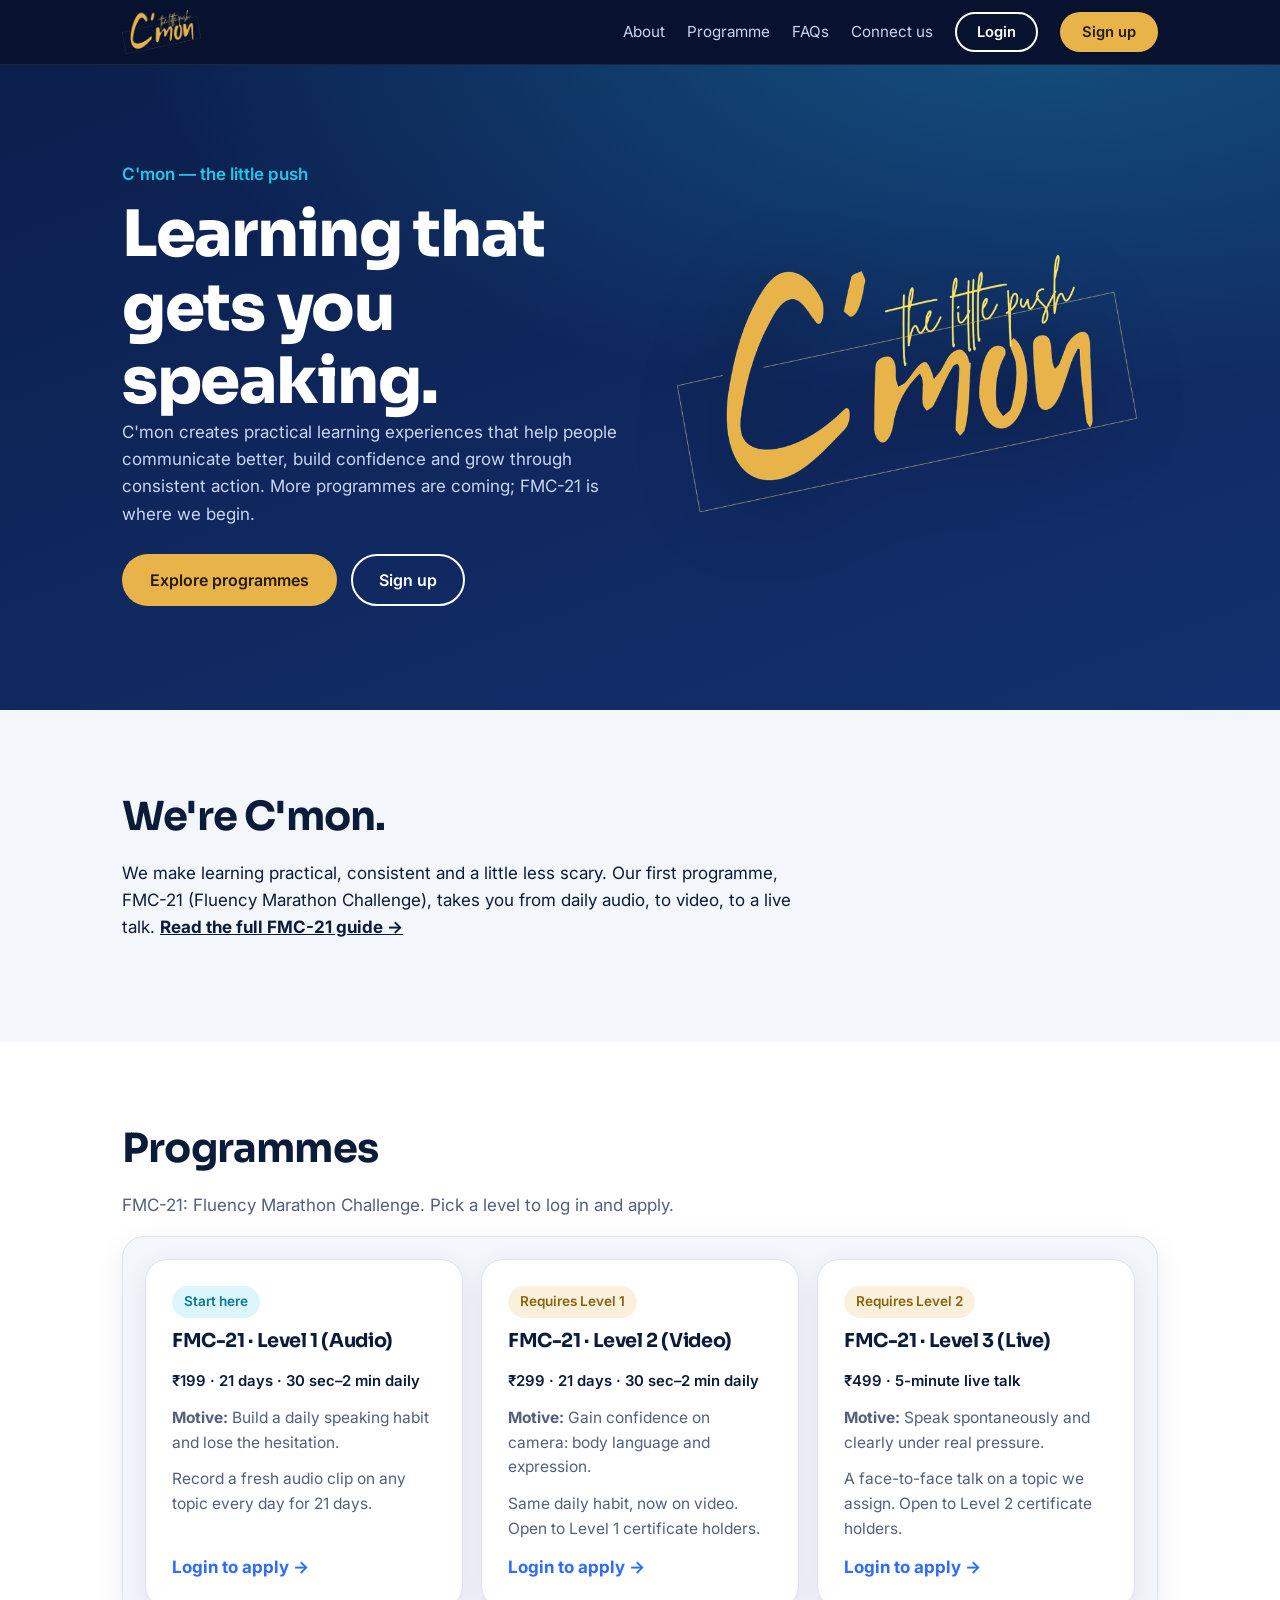
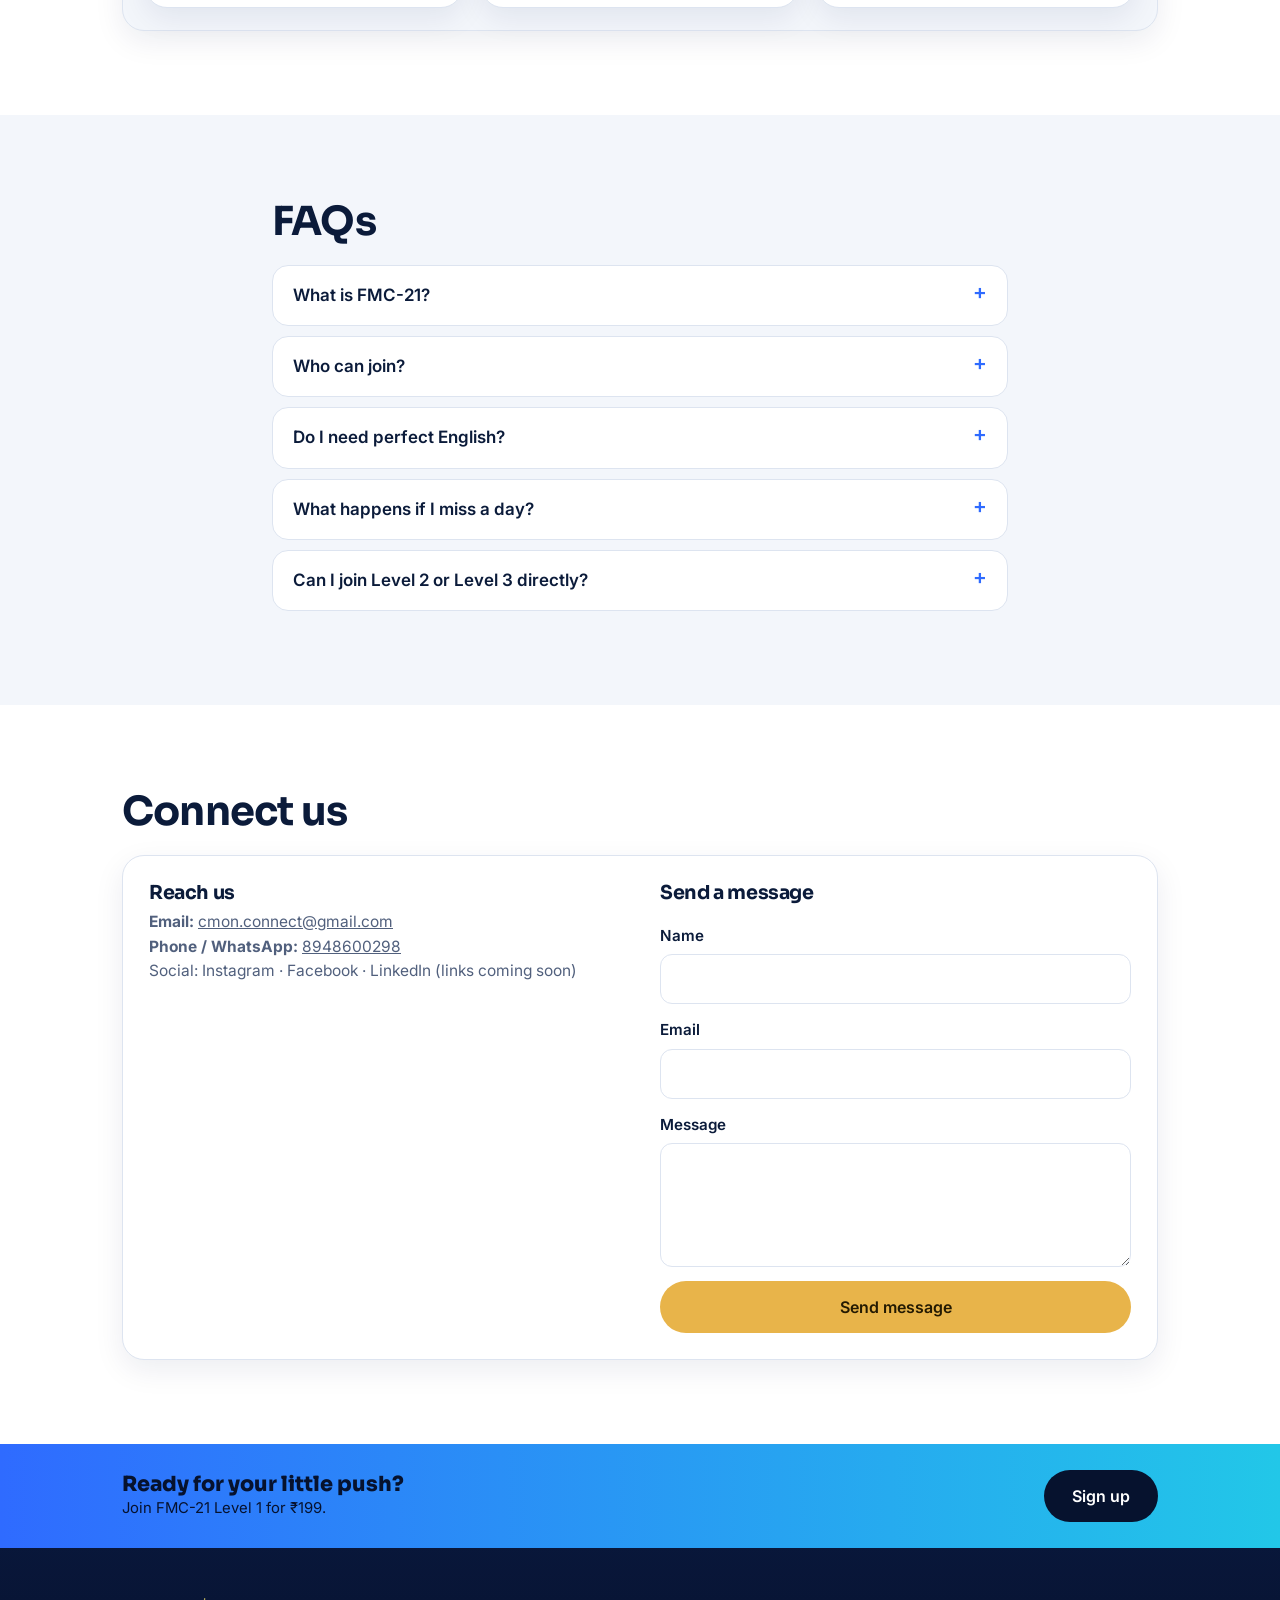
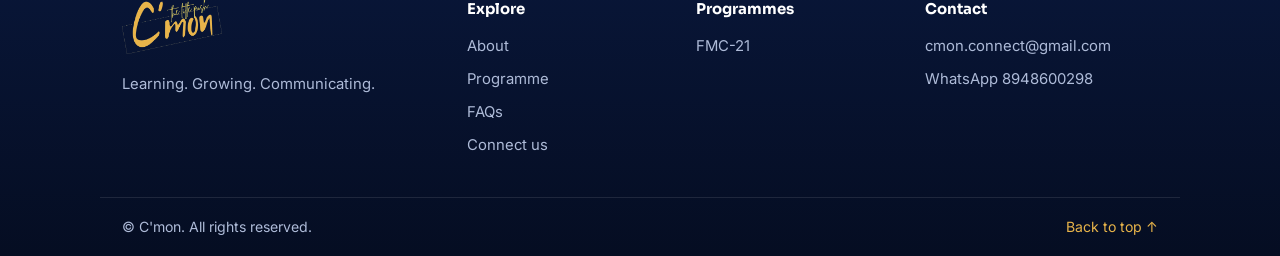
<file: index.html>
<!DOCTYPE html>
<html lang="en">
<head>
<meta charset="utf-8">
<meta name="viewport" content="width=device-width, initial-scale=1, viewport-fit=cover">
<title>C'mon | The little push</title>
<link rel="icon" type="image/png" sizes="32x32" href="assets/img/favicon-32.png">
<link rel="icon" type="image/png" sizes="192x192" href="assets/img/favicon-192.png">
<link rel="shortcut icon" href="assets/img/favicon.ico">
<link rel="apple-touch-icon" href="assets/img/apple-touch-icon.png">
<link rel="preconnect" href="https://fonts.googleapis.com">
<link href="https://fonts.googleapis.com/css2?family=Sora:wght@400;600;800&family=Inter:wght@400;500;600&display=swap" rel="stylesheet">
<link rel="stylesheet" href="assets/css/styles.css">
</head>
<body data-base="">
<div id="site-header"></div>
<main>
<section class="hero home" id="home"><div class="wrap two">
<div><div class="pres">C'mon — the little push</div>
<h1>Learning that gets you speaking.</h1>
<p>C'mon creates practical learning experiences that help people communicate better, build confidence and grow through consistent action. More programmes are coming; FMC-21 is where we begin.</p>
<div class="row"><a class="btn gold" href="#programmes">Explore programmes</a><a class="btn ghost" href="app.html#/signup">Sign up</a></div></div>
<img class="herologo" src="assets/img/logo.png" alt="C'mon: the little push">
</div></section>
<section class="soft" id="about"><div class="wrap"><h2>We're C'mon.</h2><p>We make learning practical, consistent and a little less scary. Our first programme, FMC-21 (Fluency Marathon Challenge), takes you from daily audio, to video, to a live talk. <a href="pages/fmc.html"><b>Read the full FMC-21 guide →</b></a></p></div></section>
<section id="programmes"><div class="wrap"><h2>Programmes</h2><p class="mute">FMC-21: Fluency Marathon Challenge. Pick a level to log in and apply.</p><div id="levels-mount"></div></div></section>
<section class="soft" id="faq"><div class="wrap" style="max-width:780px"><h2>FAQs</h2>
<details><summary>What is FMC-21?</summary><p>A 21-day English fluency challenge presented by C'mon.</p></details>
<details><summary>Who can join?</summary><p>Anyone who wants to improve English communication, confidence and fluency.</p></details>
<details><summary>Do I need perfect English?</summary><p>No. FMC-21 is designed to help you improve.</p></details>
<details><summary>What happens if I miss a day?</summary><p>FMC-21 follows a strict no-miss rule. Missing a day can disqualify you from certification, and the fee is non-refundable.</p></details>
<details><summary>Can I join Level 2 or Level 3 directly?</summary><p>No. Level 2 is for Level 1 certificate holders, and Level 3 is for Level 2 certificate holders.</p></details>
</div></section>
<section id="connect"><div class="wrap"><h2>Connect us</h2>
<div class="card two" style="align-items:start">
<div><h3>Reach us</h3><p><b>Email:</b> <a href="mailto:cmon.connect@gmail.com">cmon.connect@gmail.com</a><br><b>Phone / WhatsApp:</b> <a href="https://wa.me/918948600298">8948600298</a></p><p class="mute">Social: Instagram · Facebook · LinkedIn (links coming soon)</p></div>
<form id="contact-form" class="f"><h3>Send a message</h3>
<label>Name<input name="name" required></label><label>Email<input name="email" type="email" required></label><label>Message<textarea name="message" rows="4" required></textarea></label>
<button class="btn gold" type="submit">Send message</button></form></div></div></section>
</main>
<div id="site-footer"></div>
<div id="msg" role="status"></div>
<script src="assets/js/config.js"></script>
<script src="assets/js/components.js"></script>
<script src="assets/js/main.js"></script>
</body>
</html>
</file>
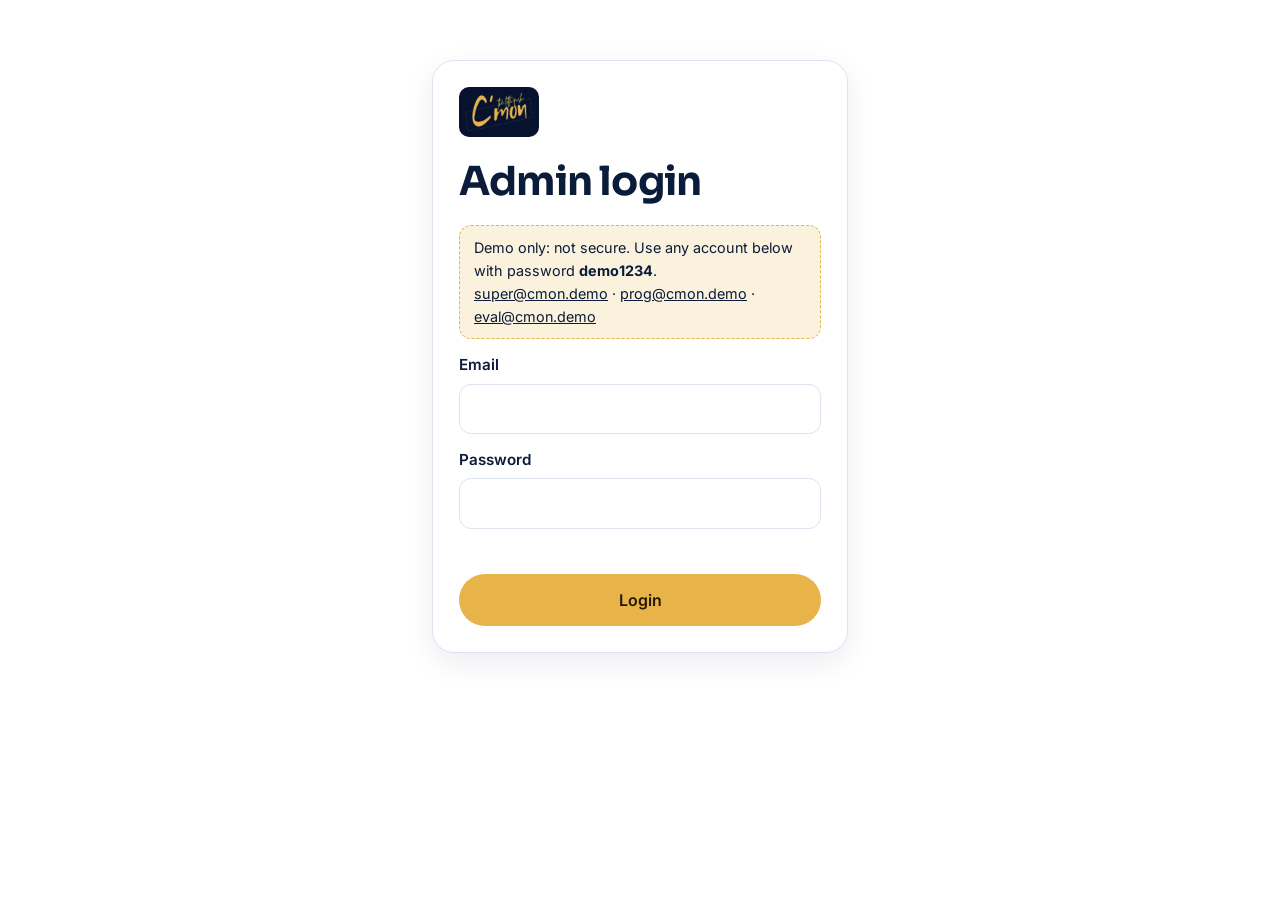
<file: admin.html>
<!DOCTYPE html>
<html lang="en">
<head>
<meta charset="utf-8">
<meta name="robots" content="noindex,nofollow">
<meta name="viewport" content="width=device-width, initial-scale=1, viewport-fit=cover">
<title>C'mon Admin</title>
<link rel="icon" type="image/png" sizes="32x32" href="assets/img/favicon-32.png">
<link rel="icon" type="image/png" sizes="192x192" href="assets/img/favicon-192.png">
<link rel="shortcut icon" href="assets/img/favicon.ico">
<link rel="apple-touch-icon" href="assets/img/apple-touch-icon.png">
<link rel="preconnect" href="https://fonts.googleapis.com">
<link href="https://fonts.googleapis.com/css2?family=Sora:wght@400;600;800&family=Inter:wght@400;500;600&display=swap" rel="stylesheet">
<link rel="stylesheet" href="assets/css/styles.css">
</head>
<body data-base="">
<div id="adm"></div>
<dialog id="dlg"></dialog>
<div id="msg" role="status"></div>
<script src="assets/js/config.js"></script>
<script src="assets/js/admin.js"></script>
</body>
</html>
</file>
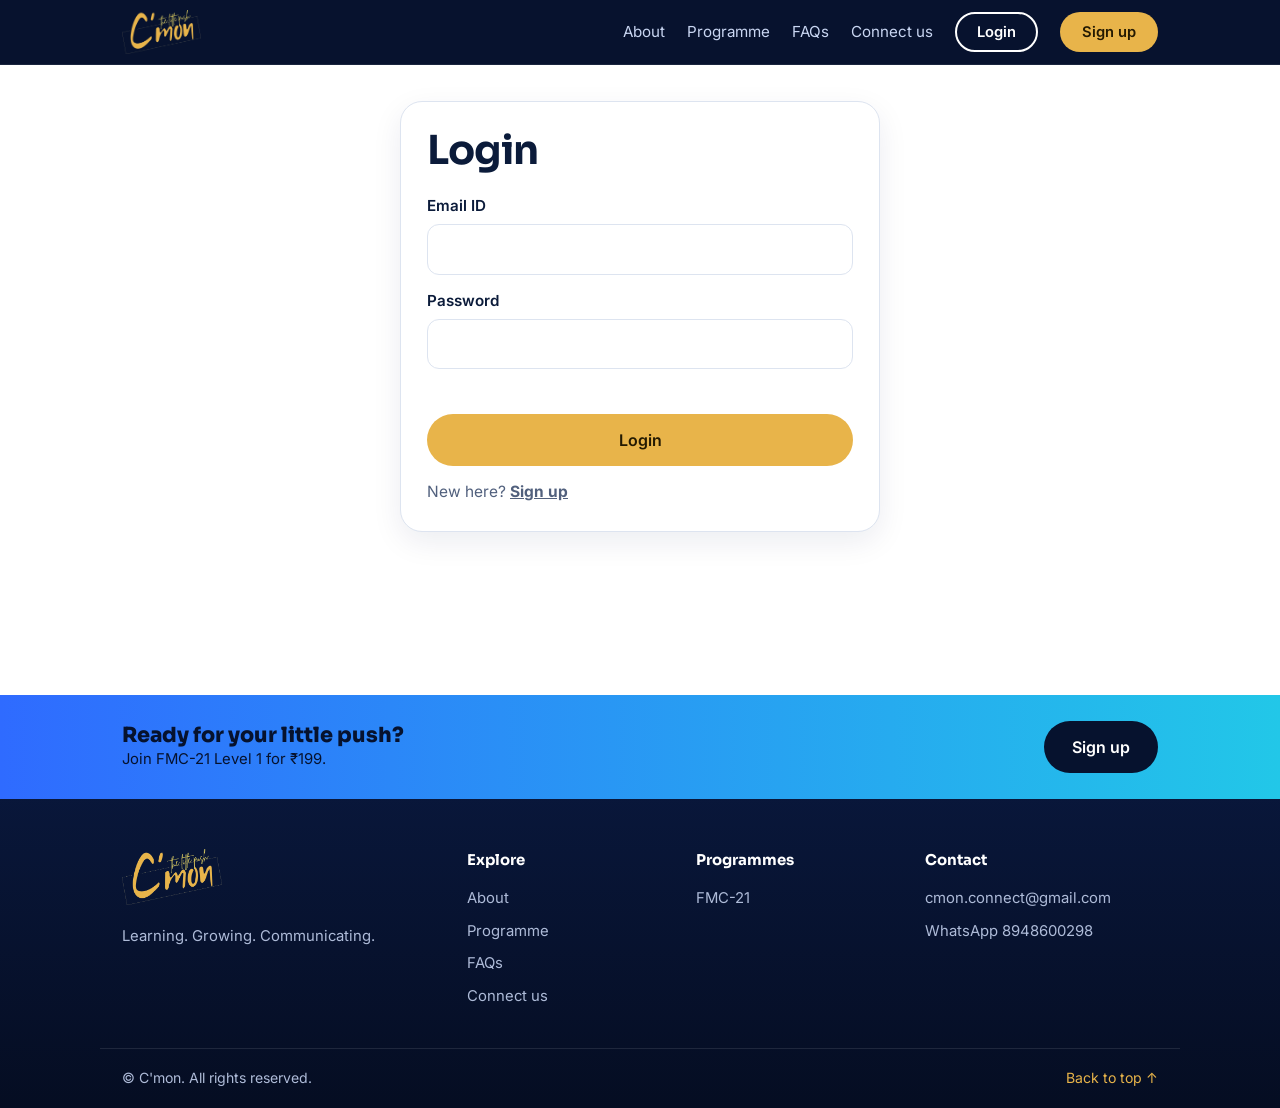
<file: app.html>
<!DOCTYPE html>
<html lang="en">
<head>
<meta charset="utf-8">
<meta name="viewport" content="width=device-width, initial-scale=1, viewport-fit=cover">
<title>My account | C'mon</title>
<link rel="icon" type="image/png" sizes="32x32" href="assets/img/favicon-32.png">
<link rel="icon" type="image/png" sizes="192x192" href="assets/img/favicon-192.png">
<link rel="shortcut icon" href="assets/img/favicon.ico">
<link rel="apple-touch-icon" href="assets/img/apple-touch-icon.png">
<link rel="preconnect" href="https://fonts.googleapis.com">
<link href="https://fonts.googleapis.com/css2?family=Sora:wght@400;600;800&family=Inter:wght@400;500;600&display=swap" rel="stylesheet">
<link rel="stylesheet" href="assets/css/styles.css">
</head>
<body data-base="">
<div id="site-header"></div>
<main id="app" class="wrap"></main>
<dialog id="dlg"></dialog>
<div id="site-footer"></div>
<div id="msg" role="status"></div>
<script src="assets/js/config.js"></script>
<script src="assets/js/components.js"></script>
<script src="assets/js/app.js"></script>
</body>
</html>
</file>
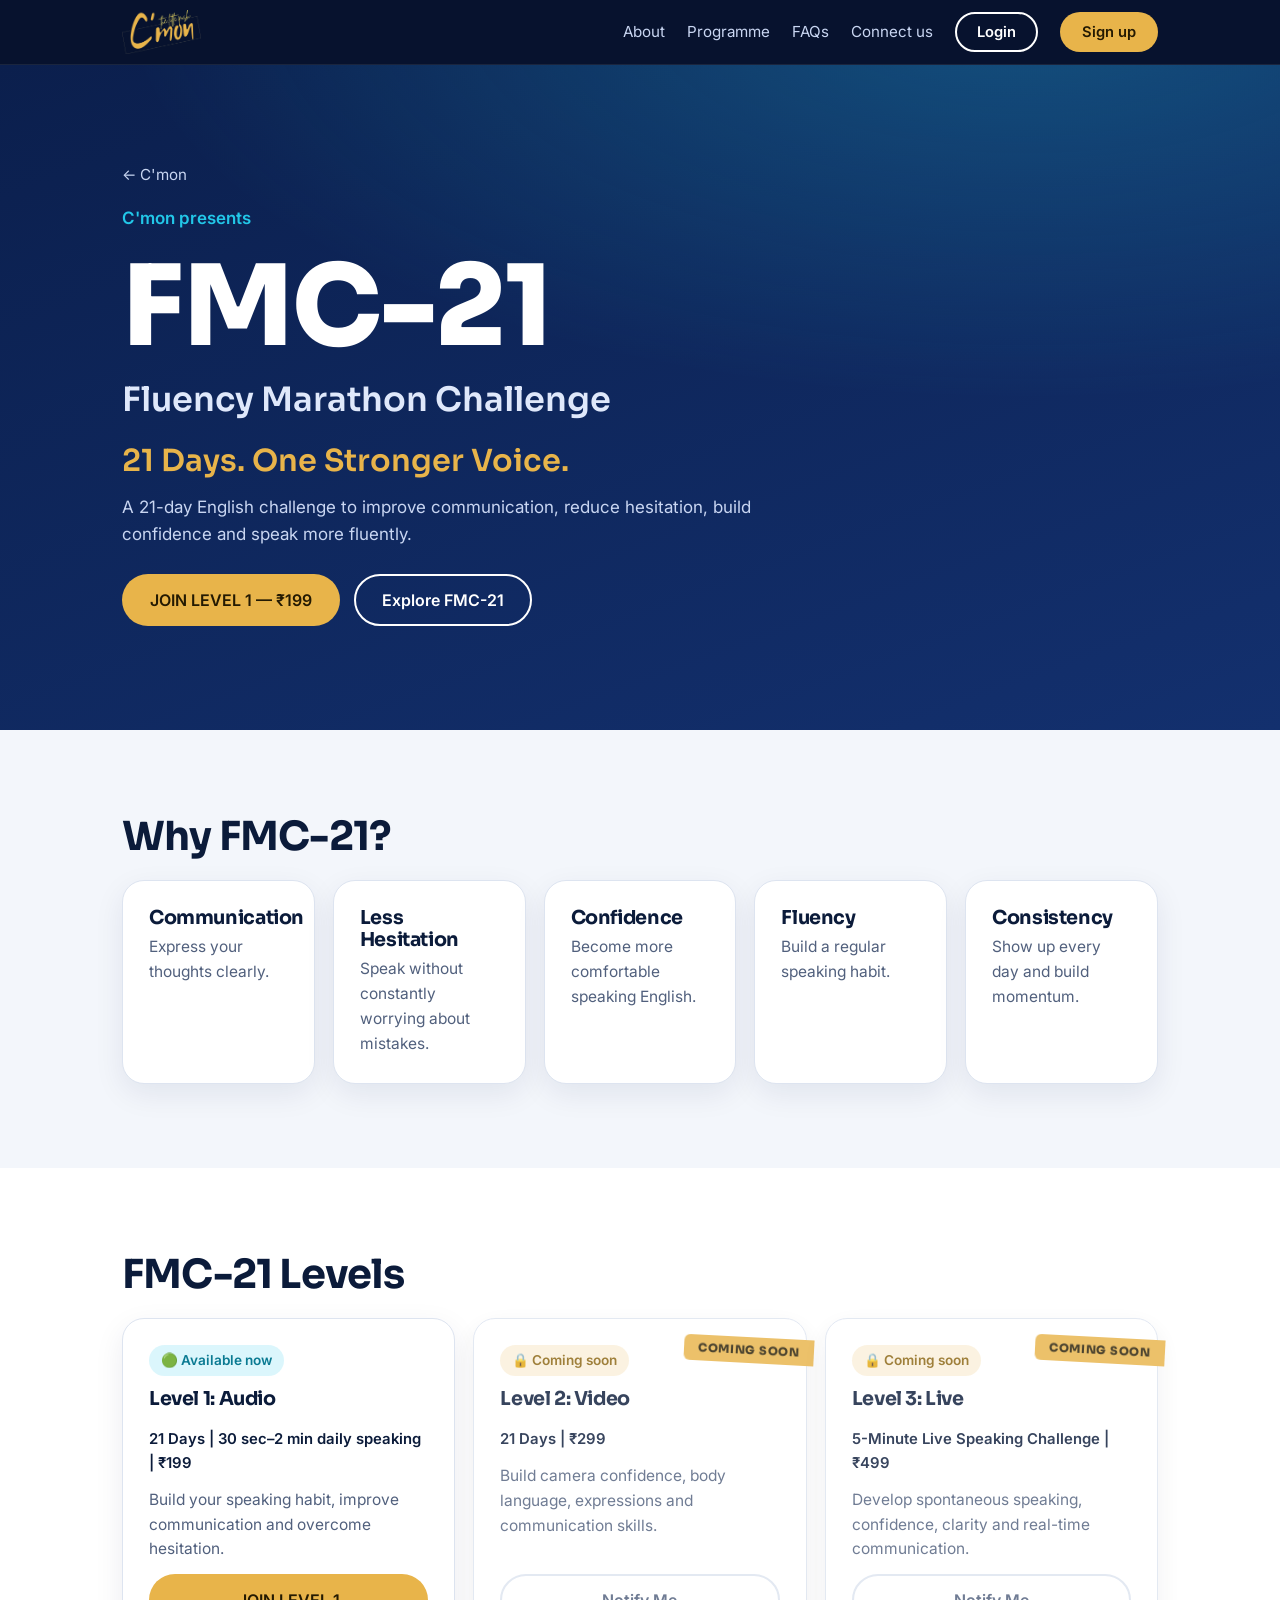
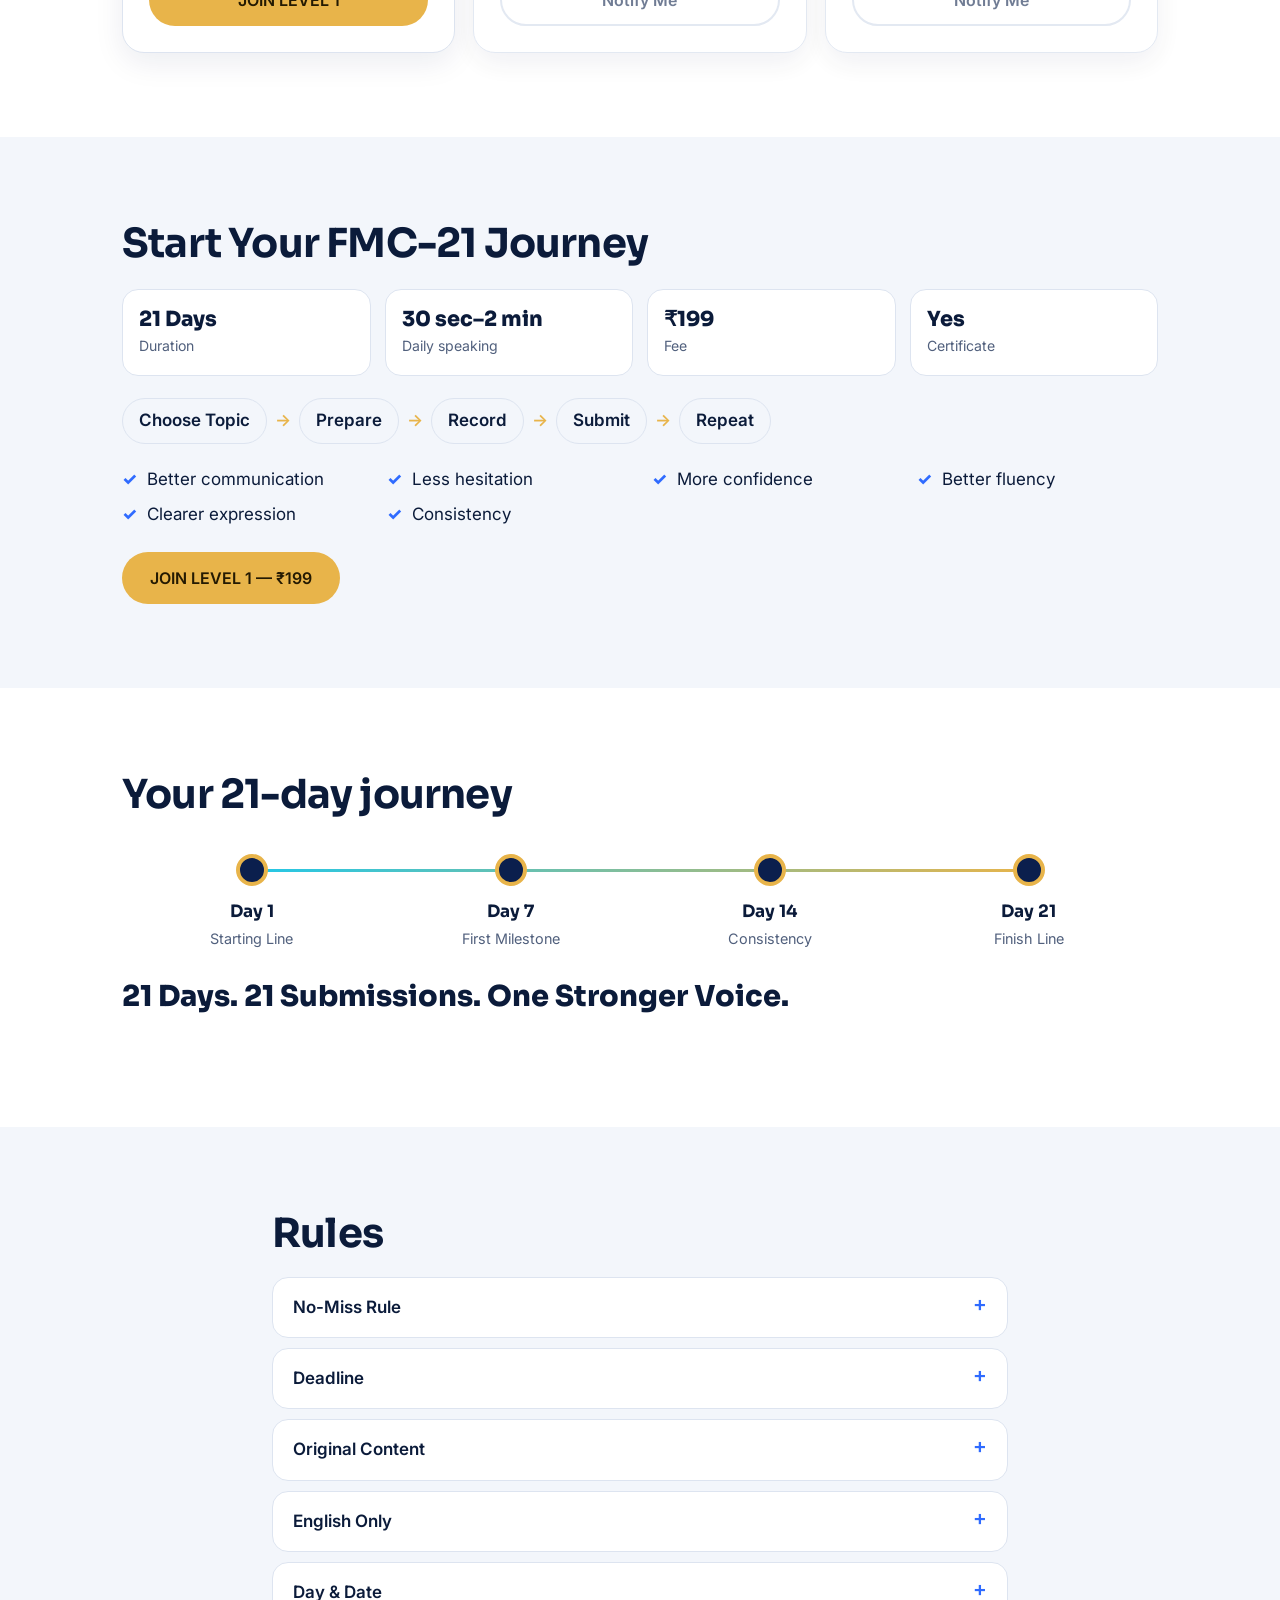
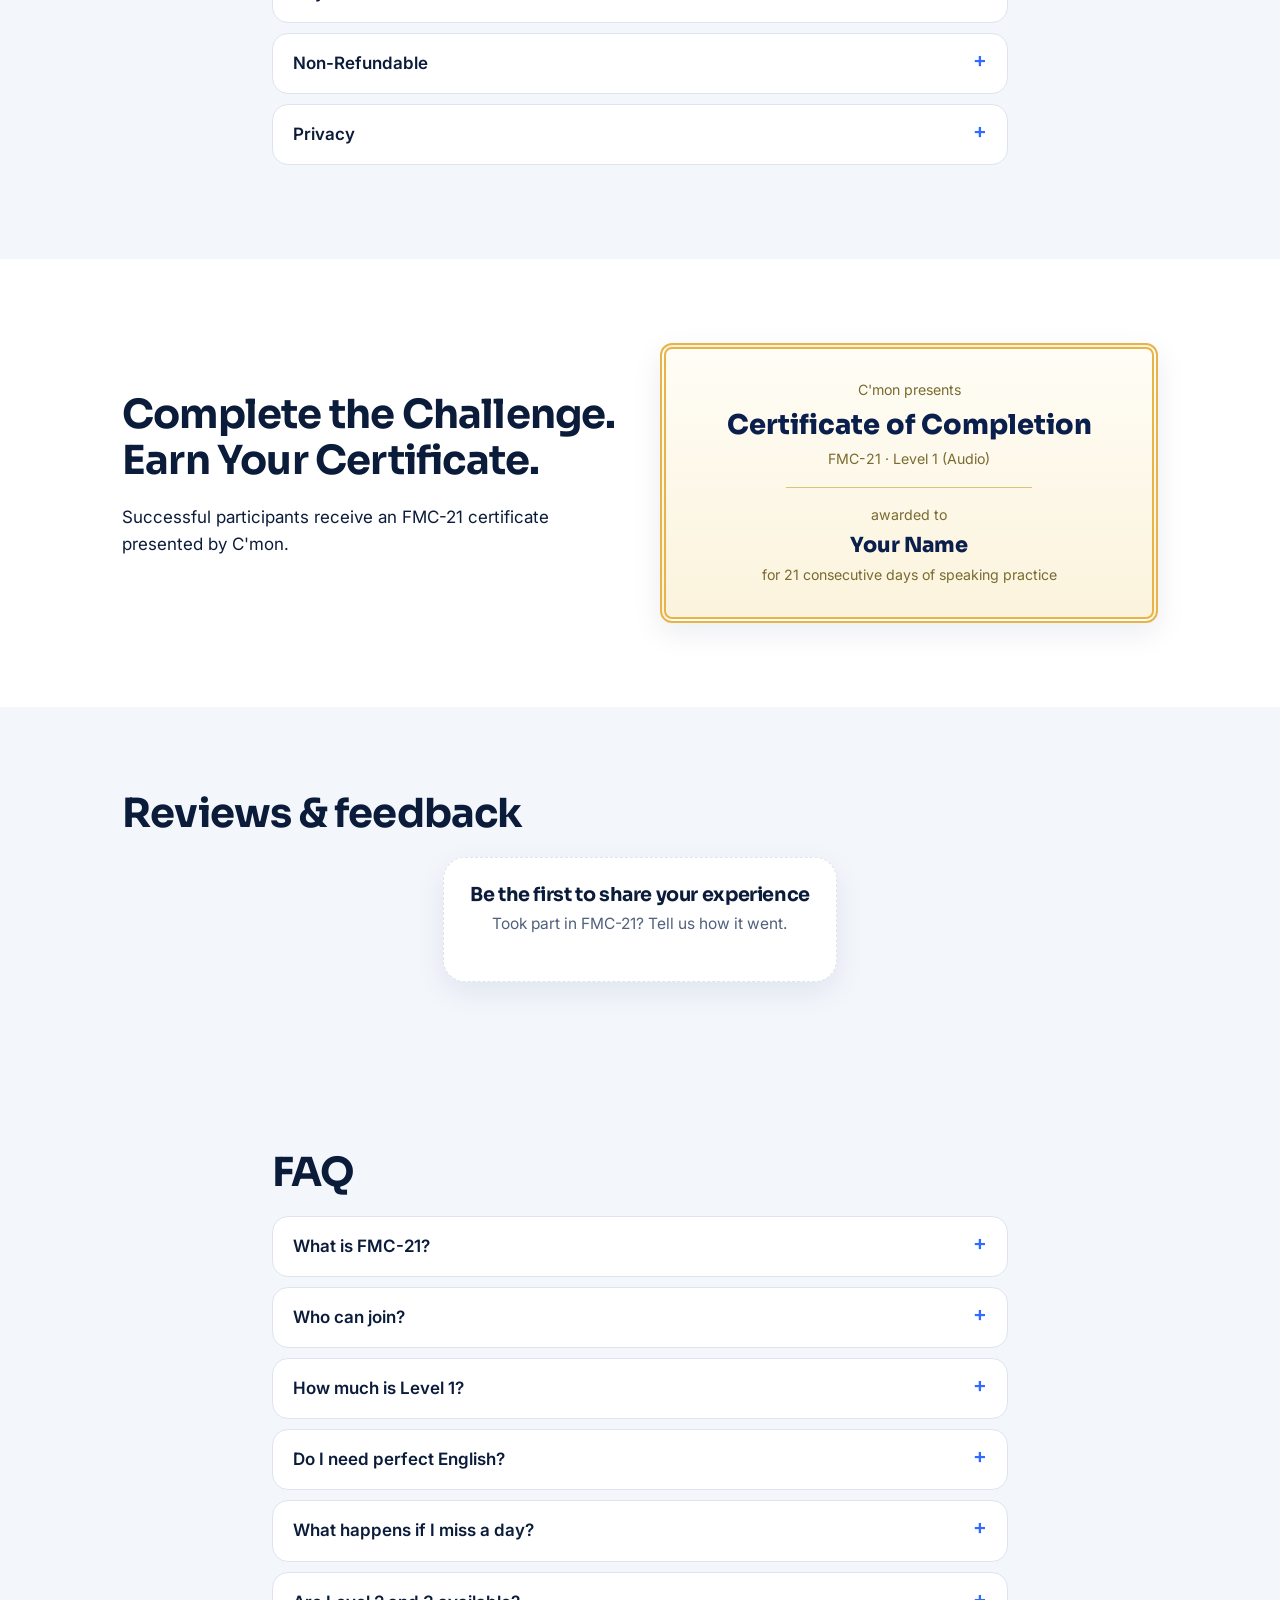
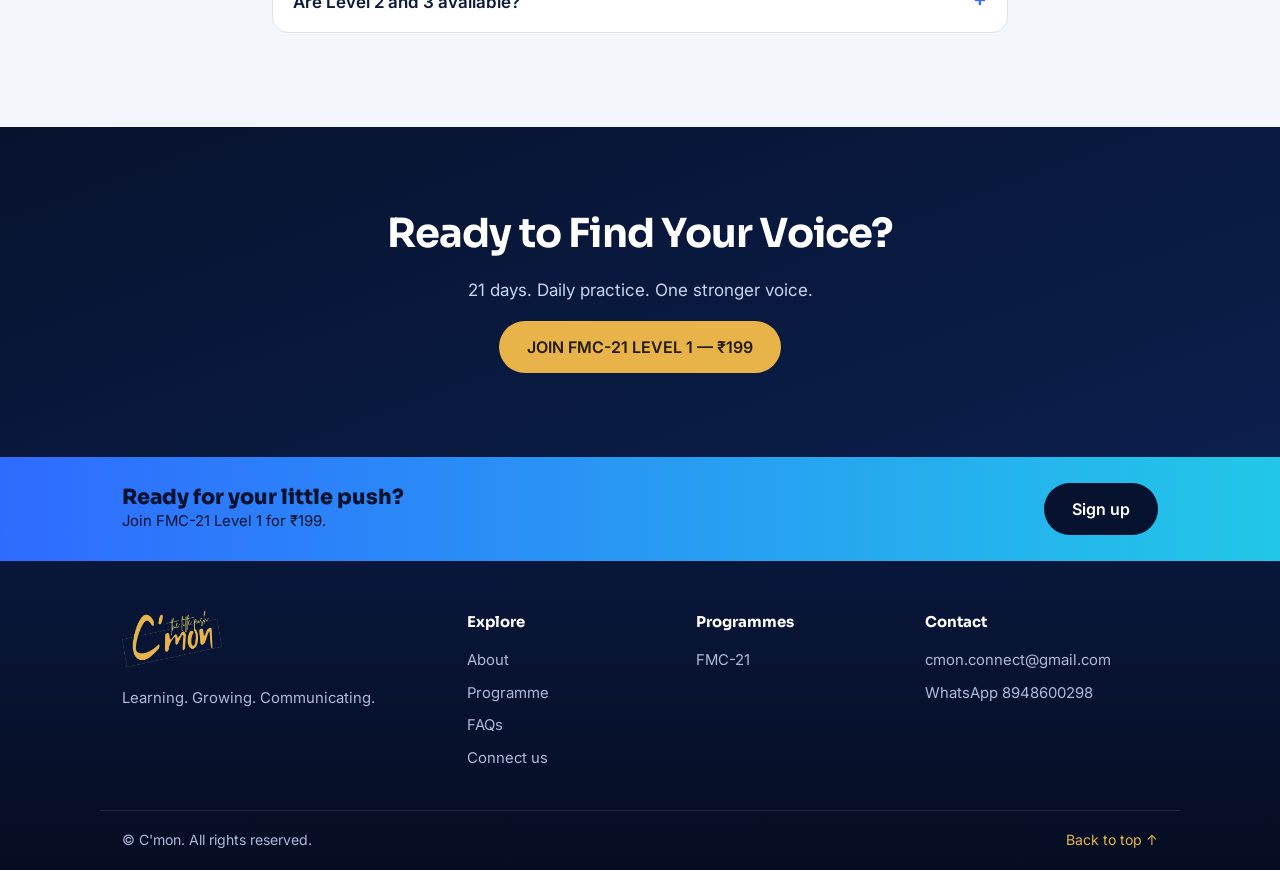
<file: pages/fmc.html>
<!DOCTYPE html>
<html lang="en">
<head>
<meta charset="utf-8">
<meta name="viewport" content="width=device-width, initial-scale=1, viewport-fit=cover">
<title>FMC-21 Fluency Marathon Challenge | C'mon</title>
<link rel="icon" type="image/png" sizes="32x32" href="../assets/img/favicon-32.png">
<link rel="icon" type="image/png" sizes="192x192" href="../assets/img/favicon-192.png">
<link rel="shortcut icon" href="../assets/img/favicon.ico">
<link rel="apple-touch-icon" href="../assets/img/apple-touch-icon.png">
<link rel="preconnect" href="https://fonts.googleapis.com">
<link href="https://fonts.googleapis.com/css2?family=Sora:wght@400;600;800&family=Inter:wght@400;500;600&display=swap" rel="stylesheet">
<link rel="stylesheet" href="../assets/css/styles.css">
</head>
<body data-base="../">
<div id="site-header"></div>
<main><section class="hero"><div class="wrap">
<a class="crumb" href="../index.html#programmes">← C'mon</a><div class="pres">C'mon presents</div>
<h1>FMC-21<small>Fluency Marathon Challenge</small></h1>
<div class="tag">21 Days. One Stronger Voice.</div>
<p>A 21-day English challenge to improve communication, reduce hesitation, build confidence and speak more fluently.</p>
<div class="row"><a class="btn gold" href="#levels">JOIN LEVEL 1 — ₹199</a><a class="btn ghost" href="#fmc">Explore FMC-21</a></div>
</div></section>

<section class="soft" id="fmc"><div class="wrap">
<h2>Why FMC-21?</h2>
<div class="grid g5">
<div class="card"><h3>Communication</h3><p>Express your thoughts clearly.</p></div>
<div class="card"><h3>Less Hesitation</h3><p>Speak without constantly worrying about mistakes.</p></div>
<div class="card"><h3>Confidence</h3><p>Become more comfortable speaking English.</p></div>
<div class="card"><h3>Fluency</h3><p>Build a regular speaking habit.</p></div>
<div class="card"><h3>Consistency</h3><p>Show up every day and build momentum.</p></div>
</div></div></section>

<section id="levels"><div class="wrap">
<h2>FMC-21 Levels</h2>
<div class="grid g3">
<div class="card lvl"><span class="badge on">🟢 Available now</span><h3>Level 1: Audio</h3><div class="meta">21 Days | 30 sec–2 min daily speaking | ₹199</div><p>Build your speaking habit, improve communication and overcome hesitation.</p><a class="btn gold" data-join href="#">JOIN LEVEL 1</a></div>
<div class="card lvl soon"><span class="badge off">🔒 Coming soon</span><h3>Level 2: Video</h3><div class="meta">21 Days | ₹299</div><p>Build camera confidence, body language, expressions and communication skills.</p><a class="btn ghost dis" href="mailto:cmon.connect@gmail.com?subject=Notify%20me%20-%20FMC-21%20Level%202">Notify Me</a></div>
<div class="card lvl soon"><span class="badge off">🔒 Coming soon</span><h3>Level 3: Live</h3><div class="meta">5-Minute Live Speaking Challenge | ₹499</div><p>Develop spontaneous speaking, confidence, clarity and real-time communication.</p><a class="btn ghost dis" href="mailto:cmon.connect@gmail.com?subject=Notify%20me%20-%20FMC-21%20Level%203">Notify Me</a></div>
</div></div></section>

<section class="soft"><div class="wrap">
<h2>Start Your FMC-21 Journey</h2>
<div class="facts"><div><b>21 Days</b><span>Duration</span></div><div><b>30 sec–2 min</b><span>Daily speaking</span></div><div><b>₹199</b><span>Fee</span></div><div><b>Yes</b><span>Certificate</span></div></div>
<div class="flow"><span>Choose Topic</span><em>→</em><span>Prepare</span><em>→</em><span>Record</span><em>→</em><span>Submit</span><em>→</em><span>Repeat</span></div>
<ul class="ticks"><li>Better communication</li><li>Less hesitation</li><li>More confidence</li><li>Better fluency</li><li>Clearer expression</li><li>Consistency</li></ul>
<a class="btn gold" data-join href="#">JOIN LEVEL 1 — ₹199</a>
</div></section>

<section id="journey"><div class="wrap">
<h2>Your 21-day journey</h2>
<div class="tl">
<div><i></i><b>Day 1</b><span>Starting Line</span></div>
<div><i></i><b>Day 7</b><span>First Milestone</span></div>
<div><i></i><b>Day 14</b><span>Consistency</span></div>
<div><i></i><b>Day 21</b><span>Finish Line</span></div>
</div>
<p class="big">21 Days. 21 Submissions. One Stronger Voice.</p>
</div></section>

<section class="soft" id="rules"><div class="wrap" style="max-width:780px">
<h2>Rules</h2>
<details><summary>No-Miss Rule</summary><p>Missing a day disqualifies the participant from certification. You can restart from Day 1 in the next round.</p></details>
<details><summary>Deadline</summary><p>Submit by 11:59 PM IST.</p></details>
<details><summary>Original Content</summary><p>The recording must be made by the participant that day.</p></details>
<details><summary>English Only</summary><p>All submissions must be in English.</p></details>
<details><summary>Day &amp; Date</summary><p>Mention the day number and date at the beginning.</p></details>
<details><summary>Non-Refundable</summary><p>The registration fee is non-refundable.</p></details>
<details><summary>Privacy</summary><p>Recordings are accessible only to the participant and authorized C'mon/FMC-21 administrators.</p></details>
</div></section>

<section id="certificate"><div class="wrap two">
<div><h2>Complete the Challenge. Earn Your Certificate.</h2><p>Successful participants receive an FMC-21 certificate presented by C'mon.</p></div>
<div class="cert"><small>C'mon presents</small><b>Certificate of Completion</b><small>FMC-21 · Level 1 (Audio)</small><hr><small>awarded to</small><b style="font-size:1.3rem">Your Name</b><small>for 21 consecutive days of speaking practice</small></div>
</div></section>

<div id="reviews"></div><section class="soft" id="faq"><div class="wrap" style="max-width:780px">
<h2>FAQ</h2>
<details><summary>What is FMC-21?</summary><p>A 21-day English fluency challenge presented by C'mon.</p></details>
<details><summary>Who can join?</summary><p>Anyone who wants to improve English communication, confidence and fluency.</p></details>
<details><summary>How much is Level 1?</summary><p>₹199.</p></details>
<details><summary>Do I need perfect English?</summary><p>No. FMC-21 is designed to help you improve.</p></details>
<details><summary>What happens if I miss a day?</summary><p>You are disqualified from certification.</p></details>
<details><summary>Are Level 2 and 3 available?</summary><p>Not yet. They are Coming Soon.</p></details>
</div></section>

<section class="cta"><div class="wrap">
<h2>Ready to Find Your Voice?</h2>
<p>21 days. Daily practice. One stronger voice.</p>
<a class="btn gold" data-join href="#">JOIN FMC-21 LEVEL 1 — ₹199</a>
</div></section>

</main>
<div id="site-footer"></div>
<div id="msg" role="status"></div>
<script src="../assets/js/config.js"></script>
<script src="../assets/js/components.js"></script>
<script src="../assets/js/main.js"></script>
</body>
</html>
</file>
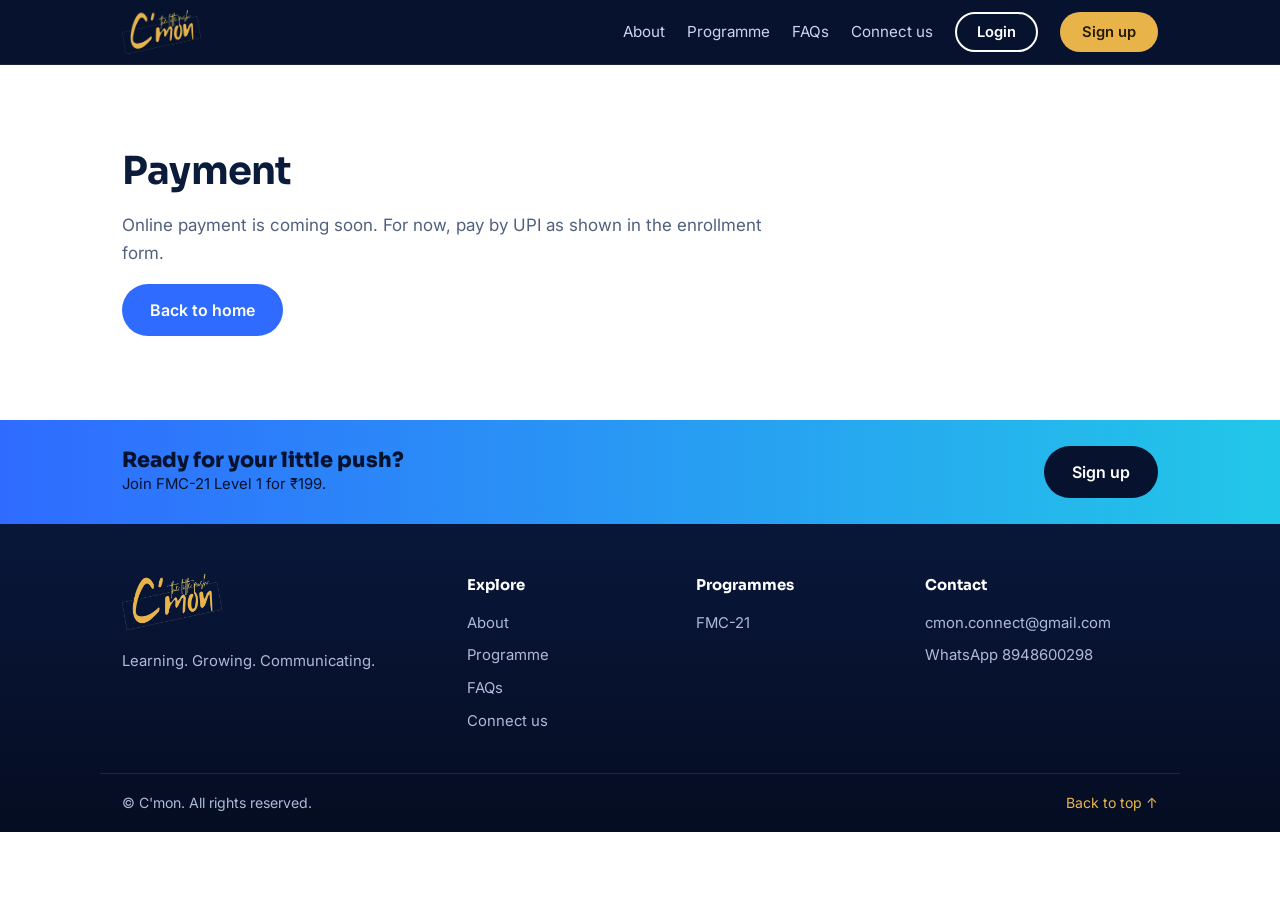
<file: pages/payment.html>
<!DOCTYPE html>
<html lang="en">
<head>
<meta charset="utf-8">
<meta name="viewport" content="width=device-width, initial-scale=1, viewport-fit=cover">
<title>Payment | C'mon</title>
<link rel="icon" type="image/png" sizes="32x32" href="../assets/img/favicon-32.png">
<link rel="icon" type="image/png" sizes="192x192" href="../assets/img/favicon-192.png">
<link rel="shortcut icon" href="../assets/img/favicon.ico">
<link rel="apple-touch-icon" href="../assets/img/apple-touch-icon.png">
<link rel="preconnect" href="https://fonts.googleapis.com">
<link href="https://fonts.googleapis.com/css2?family=Sora:wght@400;600;800&family=Inter:wght@400;500;600&display=swap" rel="stylesheet">
<link rel="stylesheet" href="../assets/css/styles.css">
</head>
<body data-base="../">
<div id="site-header"></div>
<main><section><div class="wrap"><h1 style="font-size:2.4rem">Payment</h1><p class="mute">Online payment is coming soon. For now, pay by UPI as shown in the enrollment form.</p><a class="btn blue" href="../index.html">Back to home</a></div></section></main>
<div id="site-footer"></div>
<div id="msg" role="status"></div>
<script src="../assets/js/config.js"></script>
<script src="../assets/js/components.js"></script>
<script src="../assets/js/main.js"></script>
</body>
</html>
</file>
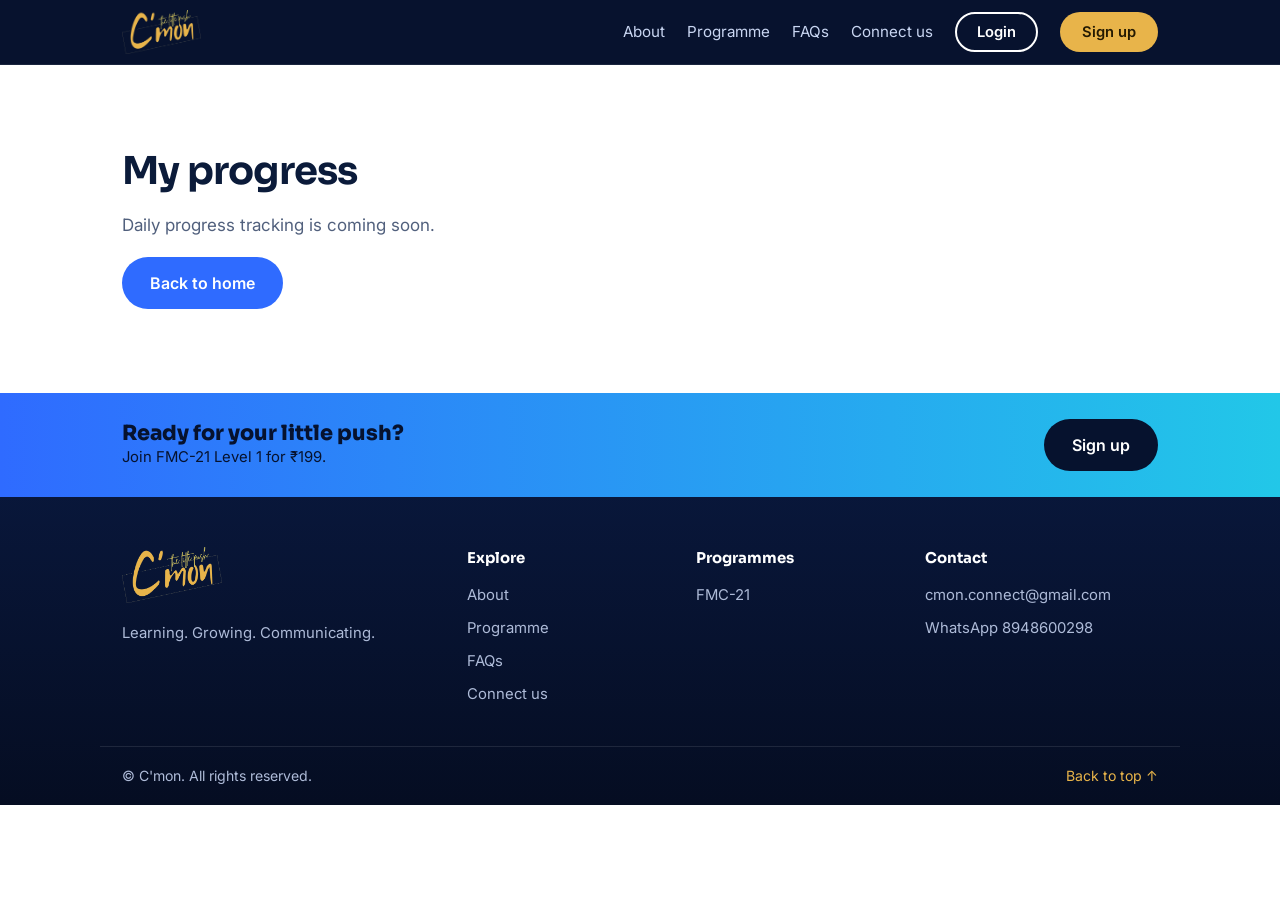
<file: pages/progress.html>
<!DOCTYPE html>
<html lang="en">
<head>
<meta charset="utf-8">
<meta name="viewport" content="width=device-width, initial-scale=1, viewport-fit=cover">
<title>My Progress | C'mon</title>
<link rel="icon" type="image/png" sizes="32x32" href="../assets/img/favicon-32.png">
<link rel="icon" type="image/png" sizes="192x192" href="../assets/img/favicon-192.png">
<link rel="shortcut icon" href="../assets/img/favicon.ico">
<link rel="apple-touch-icon" href="../assets/img/apple-touch-icon.png">
<link rel="preconnect" href="https://fonts.googleapis.com">
<link href="https://fonts.googleapis.com/css2?family=Sora:wght@400;600;800&family=Inter:wght@400;500;600&display=swap" rel="stylesheet">
<link rel="stylesheet" href="../assets/css/styles.css">
</head>
<body data-base="../">
<div id="site-header"></div>
<main><section><div class="wrap"><h1 style="font-size:2.4rem">My progress</h1><p class="mute">Daily progress tracking is coming soon.</p><a class="btn blue" href="../index.html">Back to home</a></div></section></main>
<div id="site-footer"></div>
<div id="msg" role="status"></div>
<script src="../assets/js/config.js"></script>
<script src="../assets/js/components.js"></script>
<script src="../assets/js/main.js"></script>
</body>
</html>
</file>
<file: assets/css/styles.css>
:root{box-sizing:border-box;padding-top:env(safe-area-inset-top,0px);padding-bottom:env(safe-area-inset-bottom,0px);
--bg:#fff;--soft:#f3f6fb;--ink:#0b1b3a;--mute:#51607d;--navy:#0b1f4d;--navy2:#13306e;--blue:#2f6bff;--cyan:#22c7e8;--gold:#e8b44a;--line:#dde4f0;--card:#fff;--shadow:0 10px 30px rgba(11,31,77,.08)}
@media (prefers-color-scheme:dark){:root:not([data-theme="light"]){--bg:#0a1430;--soft:#0e1b3e;--ink:#eef2fb;--mute:#a6b3d1;--line:#22305a;--card:#101f47;--shadow:0 10px 30px rgba(0,0,0,.35)}}
:root[data-theme="dark"]{--bg:#0a1430;--soft:#0e1b3e;--ink:#eef2fb;--mute:#a6b3d1;--line:#22305a;--card:#101f47;--shadow:0 10px 30px rgba(0,0,0,.35)}
html{scroll-behavior:smooth;scroll-padding-top:calc(env(safe-area-inset-top,0px) + 72px)}
*,*:before,*:after{box-sizing:inherit}
body{margin:0;background:var(--bg);color:var(--ink);font:400 17px/1.6 Inter,system-ui,-apple-system,"Segoe UI",sans-serif}
h1,h2,h3{font-family:Sora,Inter,system-ui,sans-serif;line-height:1.15;margin:0 0 .5em;letter-spacing:-.02em}
h2{font-size:clamp(1.7rem,4vw,2.5rem)}h3{font-size:1.2rem}
p{margin:0 0 1em;max-width:62ch}a{color:inherit}
.wrap{max-width:1080px;margin:0 auto;padding:0 22px}
section{padding:84px 0}.soft{background:var(--soft)}
.mute{color:var(--mute)}
header{position:sticky;top:env(safe-area-inset-top,0px);z-index:10;background:color-mix(in srgb,var(--bg) 90%,transparent);backdrop-filter:blur(10px);border-bottom:1px solid var(--line)}
.nav{display:flex;align-items:center;gap:22px;height:64px}
.logo{font:800 1.4rem Sora,sans-serif;text-decoration:none;margin-right:auto}.logo i{color:var(--gold);font-style:normal}
.nav a.l{text-decoration:none;font-size:.95rem;color:var(--mute)}.nav a.l:hover{color:var(--ink)}
.btn{display:inline-block;text-decoration:none;font:600 1rem Inter,sans-serif;padding:14px 26px;border-radius:999px;border:2px solid transparent;cursor:pointer}
.btn:focus-visible,summary:focus-visible,a:focus-visible{outline:3px solid var(--cyan);outline-offset:3px}
.gold{background:var(--gold);color:#241a02}.gold:hover{filter:brightness(1.07)}
.ghost{border-color:currentColor}.sm{padding:9px 20px;font-size:.92rem}
.blue{background:var(--blue);color:#fff}
.hero{background:radial-gradient(900px 400px at 80% -10%,rgba(34,199,232,.28),transparent),linear-gradient(160deg,var(--navy),var(--navy2));color:#fff;padding:96px 0 104px}
.hero p{color:#c9d6f2}
.pres{color:var(--cyan);font-weight:600;margin-bottom:10px}
.hero h1{font-size:clamp(3.4rem,11vw,7rem);font-weight:800;margin:0}
.hero h1 small{display:block;font-size:.3em;font-weight:600;letter-spacing:0;margin-top:.3em;color:#dfe8fb}
.tag{font:600 clamp(1.3rem,3vw,1.9rem) Sora,sans-serif;color:var(--gold);margin:22px 0 14px}
.row{display:flex;flex-wrap:wrap;gap:14px;margin-top:26px}
.grid{display:grid;gap:18px}.g5{grid-template-columns:repeat(auto-fit,minmax(190px,1fr))}.g3{grid-template-columns:repeat(auto-fit,minmax(280px,1fr))}
.card{background:var(--card);border:1px solid var(--line);border-radius:22px;padding:26px;box-shadow:var(--shadow)}
.card p{margin:0;color:var(--mute);font-size:.97rem}
.card h3{margin-bottom:.3em}
.lvl{position:relative;display:flex;flex-direction:column;gap:12px}
.lvl .meta{font-weight:600;font-size:.93rem}
.badge{align-self:flex-start;font-weight:600;font-size:.85rem;padding:5px 12px;border-radius:999px}
.on{background:rgba(34,199,232,.16);color:#0a7a92}.off{background:rgba(232,180,74,.2);color:#8a6410}
@media (prefers-color-scheme:dark){:root:not([data-theme="light"]) .on{color:var(--cyan)}:root:not([data-theme="light"]) .off{color:var(--gold)}}
.lvl.soon{opacity:.82}.lvl.soon:before{content:"COMING SOON";position:absolute;top:18px;right:-8px;background:var(--gold);color:#241a02;font:800 .72rem Sora,sans-serif;letter-spacing:.06em;padding:6px 14px;border-radius:6px 0 0 6px;transform:rotate(3deg)}
.lvl .btn{margin-top:auto;text-align:center}
.dis{border-color:var(--line);color:var(--mute)}
.facts{display:grid;grid-template-columns:repeat(auto-fit,minmax(150px,1fr));gap:14px;margin:22px 0}
.facts div{background:var(--card);border:1px solid var(--line);border-radius:16px;padding:16px}
.facts b{display:block;font:800 1.3rem Sora,sans-serif}.facts span{font-size:.88rem;color:var(--mute)}
.flow{display:flex;flex-wrap:wrap;gap:8px;align-items:center;font-weight:600;margin:6px 0 22px}
.flow span{background:var(--soft);border:1px solid var(--line);padding:8px 16px;border-radius:999px}
.flow em{color:var(--gold);font-style:normal}
ul.ticks{list-style:none;padding:0;margin:0 0 24px;display:grid;grid-template-columns:repeat(auto-fit,minmax(220px,1fr));gap:8px 24px}
ul.ticks li:before{content:"✓";color:var(--blue);font-weight:800;margin-right:10px}
.tl{display:grid;grid-template-columns:repeat(4,1fr);gap:0;margin:36px 0 26px;position:relative}
.tl:before{content:"";position:absolute;left:12%;right:12%;top:15px;height:3px;background:linear-gradient(90deg,var(--cyan),var(--gold))}
.tl div{text-align:center;position:relative;padding:0 6px}
.tl i{display:block;width:32px;height:32px;border-radius:50%;background:var(--navy);border:4px solid var(--gold);margin:0 auto 12px}
.tl b{display:block;font-family:Sora,sans-serif}.tl span{font-size:.9rem;color:var(--mute)}
@media(max-width:620px){.tl{grid-template-columns:1fr;gap:20px}.tl:before{display:none}.nav a.l{display:none}}
.big{font:800 clamp(1.3rem,3vw,1.8rem) Sora,sans-serif}
details{border:1px solid var(--line);background:var(--card);border-radius:16px;margin-bottom:10px;padding:0 20px}
summary{cursor:pointer;font-weight:600;padding:16px 0;list-style:none;display:flex;justify-content:space-between;gap:12px}
summary::-webkit-details-marker{display:none}summary:after{content:"+";color:var(--blue);font-size:1.3rem;line-height:1}
details[open] summary:after{content:"−"}details p{color:var(--mute);margin:0 0 16px}
.two{display:grid;grid-template-columns:1fr 1fr;gap:40px;align-items:center}
@media(max-width:760px){.two{grid-template-columns:1fr}}
.cert{background:linear-gradient(#fffdf6,#fbf3dc);color:#2a2410;border:6px double var(--gold);border-radius:12px;padding:30px 20px;text-align:center;box-shadow:var(--shadow)}
.cert small{display:block;color:#7a6a30}.cert b{display:block;font:800 1.7rem Sora,sans-serif;color:var(--navy);margin:6px 0}
.cert hr{border:0;border-top:1px solid #d9c27a;width:55%;margin:16px auto}
.cta{background:linear-gradient(160deg,#07122e,var(--navy));color:#fff;text-align:center}
.cta p{margin:0 auto 1em;color:#c9d6f2}
.contact a{font-weight:600}
footer{background:#07122e;color:#aebbd8;padding:42px 0;font-size:.93rem}
footer b{color:#fff;font:800 1.3rem Sora,sans-serif;display:block}footer a{color:#aebbd8}
#msg{display:none;position:fixed;left:50%;bottom:calc(env(safe-area-inset-bottom,0px) + 20px);transform:translateX(-50%);background:var(--navy);color:#fff;padding:12px 20px;border-radius:12px;z-index:20;box-shadow:var(--shadow);max-width:90%}
@media(prefers-reduced-motion:reduce){html{scroll-behavior:auto}}

/* ---- v2: logo, header, home, reviews, footer ---- */
header{background:#07122e;border-bottom:1px solid rgba(255,255,255,.08)}
.nav a.l{color:#c9d6f2}.nav a.l:hover{color:#fff}
.logo{display:flex;align-items:center;margin-right:auto}.logo img{height:44px;width:auto;display:block}
.hero.home .two{gap:30px}.hero.home h1{font-size:clamp(2.4rem,6vw,4rem)}
.herologo{width:100%;max-width:460px;justify-self:center;filter:drop-shadow(0 18px 40px rgba(0,0,0,.35))}
.crumb{display:inline-block;color:#c9d6f2;text-decoration:none;margin-bottom:18px;font-size:.95rem}.crumb:hover{color:#fff}
.subnav{display:flex;flex-wrap:wrap;gap:8px;margin-top:34px}
.subnav a{color:#dfe8fb;text-decoration:none;font-size:.9rem;padding:7px 16px;border:1px solid rgba(255,255,255,.22);border-radius:999px}.subnav a:hover{background:rgba(255,255,255,.1)}
.stats{background:var(--navy);color:#fff;border-top:1px solid rgba(255,255,255,.08)}
.stats .wrap{display:grid;grid-template-columns:repeat(auto-fit,minmax(200px,1fr));gap:10px;padding-top:26px;padding-bottom:26px}
.stats b{font:800 2.2rem Sora,sans-serif;color:var(--gold);margin-right:10px}.stats span{color:#c9d6f2}
.pcard{display:flex;flex-direction:column;gap:12px;text-decoration:none}.pcard h3{font-size:1.8rem;margin:0}.pcard .meta{font-weight:600;color:var(--blue)}
.pcard.feat{border:2px solid var(--gold);transition:transform .2s}.pcard.feat:hover{transform:translateY(-4px)}
.pcard .go{margin-top:auto;color:var(--blue)}.ghostc{border-style:dashed;box-shadow:none}
.chips{display:flex;flex-wrap:wrap;gap:8px}.chips span{background:var(--soft);border:1px solid var(--line);border-radius:999px;padding:4px 12px;font-size:.85rem}
.prog{grid-template-columns:2fr 1fr}@media(max-width:760px){.prog{grid-template-columns:1fr}}
.ccard{text-decoration:none}.ccard:hover{border-color:var(--blue)}
.rev blockquote{margin:0 0 14px;font-size:1.02rem}.rev b{display:block}.rev span{color:var(--mute);font-size:.9rem}
.empty{text-align:center;border-style:dashed;max-width:620px;margin:0 auto}.empty p{margin:0 auto 18px}
footer{background:linear-gradient(180deg,#0a1a42,#050d22);padding:0;color:#aebbd8}
.fcta{background:linear-gradient(90deg,var(--blue),var(--cyan));color:#06122e;padding:26px 0}
.fcta .wrap{display:flex;flex-wrap:wrap;gap:16px;align-items:center;justify-content:space-between}
.fcta b{font:800 1.3rem Sora,sans-serif;color:#06122e;display:block}.fcta .btn{background:#06122e;color:#fff}
.fgrid{display:grid;grid-template-columns:1.6fr 1fr 1fr 1.2fr;gap:34px;padding:50px 22px 30px}
@media(max-width:820px){.fgrid{grid-template-columns:1fr 1fr}}@media(max-width:520px){.fgrid{grid-template-columns:1fr}}
.fgrid img{height:56px;width:auto;margin-bottom:12px}.fgrid h4{color:#fff;font-family:Sora,sans-serif;margin:0 0 14px}
.fgrid a{display:block;color:#aebbd8;text-decoration:none;margin-bottom:9px}.fgrid a:hover{color:var(--gold)}
.fgrid p{font-size:.93rem;margin:0}
.fbot{border-top:1px solid rgba(255,255,255,.1);padding:18px 22px;display:flex;flex-wrap:wrap;gap:10px;justify-content:space-between;font-size:.88rem}
.fbot a{color:var(--gold);text-decoration:none}

/* ---- v3: forms, app, progress ---- */
.f{display:grid;gap:14px}.f label{display:grid;gap:6px;font-weight:600;font-size:.95rem}
.f input,.f select,.f textarea{font:inherit;padding:12px 14px;border-radius:12px;border:1px solid var(--line);background:var(--card);color:var(--ink)}
.f input:focus,.f select:focus,.f textarea:focus{outline:3px solid var(--cyan);outline-offset:1px}
.f .chk{display:flex;gap:10px;font-weight:400}.f .chk input{margin-top:5px}.err{color:#c0392b;font-size:.9rem;min-height:1.2em}
.parent{padding:22px;background:var(--soft)}.parent .lvl{background:var(--card)}.lvl .go{color:var(--blue);margin-top:auto}
a.lvl{text-decoration:none}a.lvl:hover{transform:translateY(-3px);border-color:var(--gold)}
.menu{position:relative}.menu summary{list-style:none;cursor:pointer;color:#fff;border:1px solid rgba(255,255,255,.3);border-radius:999px;padding:7px 16px}
.menu summary::-webkit-details-marker{display:none}.menu summary:after{display:none}
.menu div{position:absolute;right:0;top:calc(100% + 8px);min-width:180px;background:var(--card);border:1px solid var(--line);border-radius:14px;box-shadow:var(--shadow);padding:8px}
.menu a{display:block;padding:10px 14px;text-decoration:none;border-radius:8px}.menu a:hover{background:var(--soft)}
#app{padding-top:36px;padding-bottom:60px;min-height:70vh}.auth{max-width:480px;margin:0 auto}
.demo{background:rgba(232,180,74,.18);border:1px dashed var(--gold);border-radius:12px;padding:10px 14px;font-size:.9rem;margin-bottom:14px}
.tabs{display:flex;gap:8px;margin-top:12px}.tabs button{font:600 .95rem Inter,sans-serif;padding:9px 20px;border-radius:999px;border:1px solid var(--line);background:var(--card);color:var(--ink);cursor:pointer}.tabs .act{background:var(--navy);color:#fff}
.bar{height:12px;border-radius:99px;background:var(--line);overflow:hidden;margin:14px 0}.bar i{display:block;height:100%;background:linear-gradient(90deg,var(--cyan),var(--gold))}
.pct{font:800 3rem Sora,sans-serif}.line{display:flex;gap:8px;align-items:center;margin:10px 0}.line small{width:76px;color:var(--mute)}
.dot{width:26px;height:26px;border-radius:50%;border:2px solid var(--line);display:grid;place-items:center;font-size:.7rem;font-weight:600}
.dot.ok{background:var(--gold);border-color:var(--gold);color:#241a02}.dot.miss{border-color:#c0392b;color:#c0392b}
.two2{display:grid;grid-template-columns:1fr 1fr;gap:18px}@media(max-width:760px){.two2{grid-template-columns:1fr}}
.rec video,.rec audio{width:100%;margin:12px 0}.hid{display:none!important}
.sub{display:flex;justify-content:space-between;padding:10px 0;border-bottom:1px solid var(--line)}
.win{background:rgba(34,199,232,.14)}.sorry{background:rgba(192,57,43,.1);border-color:#c0392b}
dialog{border:0;border-radius:22px;padding:28px;max-width:560px;width:calc(100% - 32px);background:var(--card);color:var(--ink);box-shadow:0 30px 80px rgba(0,0,0,.4)}
dialog::backdrop{background:rgba(5,13,34,.6)}dialog ul{padding-left:20px;color:var(--mute)}

/* ---- v4: admin ---- */
.shell{display:grid;grid-template-columns:240px 1fr;min-height:100vh;background:var(--soft)}
.side{background:#07122e;color:#c9d6f2;padding:18px 12px;position:sticky;top:0;height:100vh;overflow:auto}
.side img{height:42px;margin:4px 10px 18px}.side a{display:block;padding:10px 14px;border-radius:10px;text-decoration:none;font-size:.95rem}
.side a:hover{background:rgba(255,255,255,.08)}.side a.cur{background:var(--blue);color:#fff}
.top{display:flex;justify-content:space-between;align-items:center;gap:12px;padding:14px 26px;background:var(--card);border-bottom:1px solid var(--line);flex-wrap:wrap}
.cont{padding:26px;max-width:1200px}.cont h1{font-size:1.7rem;margin:0 0 18px}
.kpis{display:grid;grid-template-columns:repeat(auto-fit,minmax(170px,1fr));gap:14px;margin-bottom:20px}
.kpi b{display:block;font:800 1.9rem Sora,sans-serif}.kpi span{color:var(--mute);font-size:.88rem}
.tw{overflow-x:auto}table.t{width:100%;border-collapse:collapse;font-size:.92rem}.t th,.t td{text-align:left;padding:11px 12px;border-bottom:1px solid var(--line);white-space:nowrap}
.t th{color:var(--mute);font-weight:600;font-size:.82rem}.t tr.clk{cursor:pointer}.t tr.clk:hover{background:var(--soft)}
.pill{display:inline-block;padding:3px 11px;border-radius:99px;font-size:.8rem;font-weight:600;background:var(--soft);border:1px solid var(--line)}
.pill.g{background:rgba(34,160,90,.14);color:#1a7a45;border-color:transparent}.pill.y{background:rgba(232,180,74,.22);color:#8a6410;border-color:transparent}.pill.r{background:rgba(192,57,43,.13);color:#b03225;border-color:transparent}.pill.b{background:rgba(47,107,255,.13);color:#2352c8;border-color:transparent}
.tool{display:flex;flex-wrap:wrap;gap:10px;margin-bottom:14px}.tool input,.tool select{font:inherit;padding:9px 12px;border-radius:10px;border:1px solid var(--line);background:var(--card);color:var(--ink)}
.pg{display:flex;gap:10px;align-items:center;justify-content:flex-end;margin-top:12px;color:var(--mute);font-size:.9rem}
.chart{display:flex;align-items:flex-end;gap:6px;height:120px}.chart i{flex:1;background:linear-gradient(var(--cyan),var(--blue));border-radius:6px 6px 0 0;min-height:3px}
.skel{height:90px;border-radius:16px;background:linear-gradient(90deg,var(--line),var(--soft),var(--line));background-size:200% 100%;animation:sk 1.1s infinite;margin-bottom:14px}@keyframes sk{to{background-position:-200% 0}}
.banner{padding:12px 16px;border-radius:12px;background:rgba(232,180,74,.18);margin-bottom:16px;font-size:.92rem}
.stack{display:grid;gap:16px}.cols{display:grid;grid-template-columns:1fr 1fr;gap:16px}
@media(max-width:820px){.shell{grid-template-columns:1fr}.side{position:static;height:auto;display:flex;gap:6px;overflow-x:auto;padding:10px}.side img{display:none}.side a{white-space:nowrap}.cols{grid-template-columns:1fr}.cont{padding:16px}}
</file>
